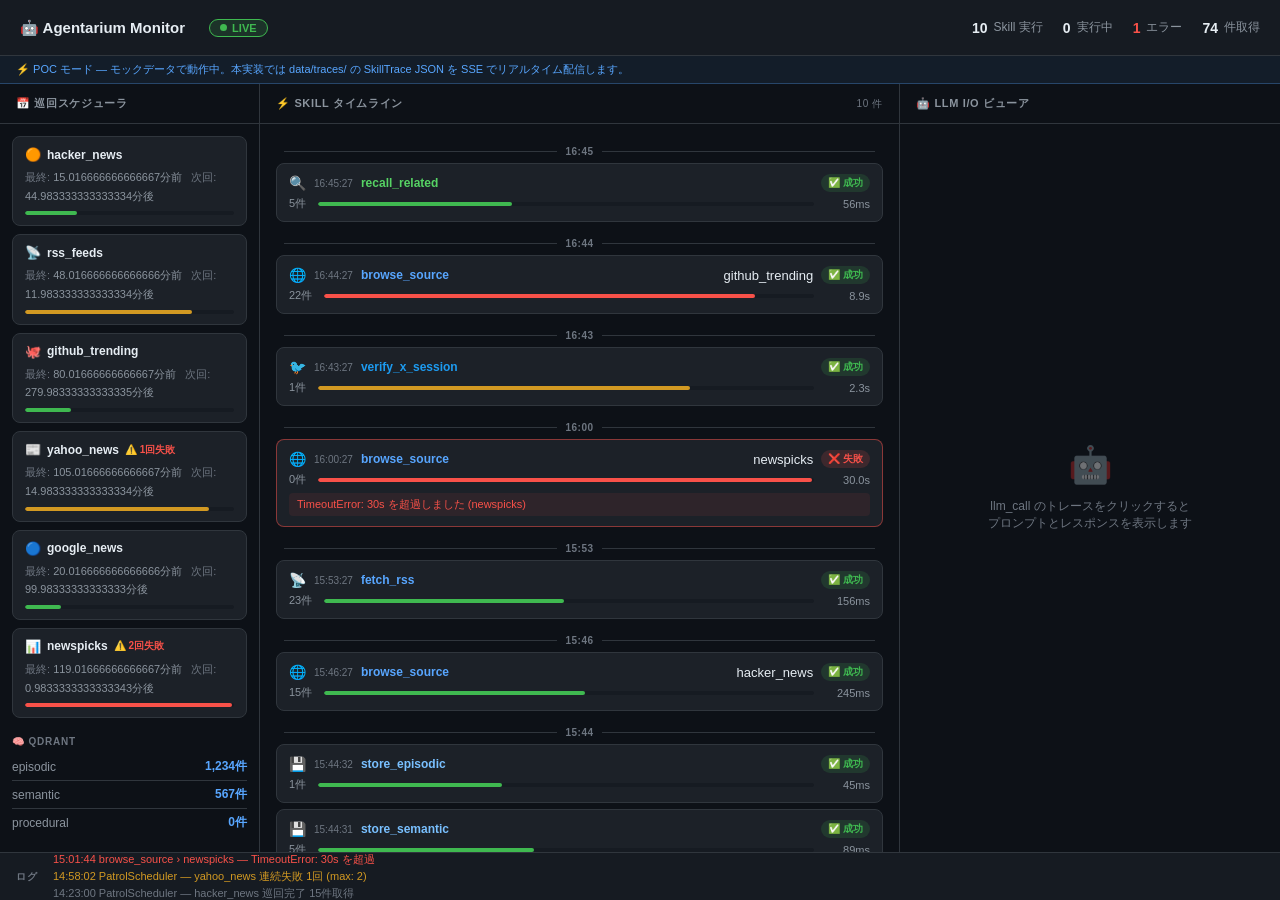
<file: dashboard/poc/monitor.html>
<!DOCTYPE html>
<html lang="ja">
<head>
<meta charset="UTF-8">
<meta name="viewport" content="width=device-width, initial-scale=1.0">
<title>Agentarium Monitor</title>
<style>
  :root {
    --bg-base:    #0d1117;
    --bg-panel:   #161b22;
    --bg-item:    #1c2128;
    --bg-hover:   #21262d;
    --border:     #30363d;
    --text-primary:   #e6edf3;
    --text-secondary: #8b949e;
    --text-muted:     #6e7681;
    --green:  #3fb950;
    --red:    #f85149;
    --amber:  #d29922;
    --blue:   #58a6ff;
    --purple: #bc8cff;
    --orange: #ffa657;
    --teal:   #39d353;
    --header-h: 56px;
    --footer-h: 48px;
    --left-w:  260px;
    --right-w: 380px;
  }

  * { box-sizing: border-box; margin: 0; padding: 0; }

  body {
    font-family: -apple-system, BlinkMacSystemFont, "Segoe UI", "Noto Sans JP",
                 Helvetica, Arial, sans-serif;
    background: var(--bg-base);
    color: var(--text-primary);
    font-size: 13px;
    height: 100vh;
    display: flex;
    flex-direction: column;
    overflow: hidden;
  }

  /* ──────────────── ヘッダー ──────────────── */
  header {
    height: var(--header-h);
    background: var(--bg-panel);
    border-bottom: 1px solid var(--border);
    display: flex;
    align-items: center;
    padding: 0 20px;
    gap: 24px;
    flex-shrink: 0;
  }

  header .logo {
    display: flex;
    align-items: center;
    gap: 8px;
    font-size: 15px;
    font-weight: 600;
    color: var(--text-primary);
  }

  .live-badge {
    display: flex;
    align-items: center;
    gap: 5px;
    background: rgba(63, 185, 80, 0.15);
    border: 1px solid var(--green);
    color: var(--green);
    padding: 2px 10px;
    border-radius: 12px;
    font-size: 11px;
    font-weight: 600;
  }

  .live-dot {
    width: 7px; height: 7px;
    border-radius: 50%;
    background: var(--green);
    animation: blink 1.4s ease-in-out infinite;
  }

  @keyframes blink {
    0%, 100% { opacity: 1; }
    50%       { opacity: 0.3; }
  }

  .header-stats {
    display: flex;
    gap: 20px;
    margin-left: auto;
  }

  .stat-item {
    display: flex;
    align-items: center;
    gap: 6px;
    color: var(--text-secondary);
    font-size: 12px;
  }

  .stat-item strong {
    color: var(--text-primary);
    font-size: 14px;
  }

  .stat-item.error strong { color: var(--red); }

  /* ──────────────── メインレイアウト ──────────────── */
  .main {
    flex: 1;
    display: grid;
    grid-template-columns: var(--left-w) 1fr var(--right-w);
    overflow: hidden;
  }

  /* ──────────────── パネル共通 ──────────────── */
  .panel {
    border-right: 1px solid var(--border);
    display: flex;
    flex-direction: column;
    overflow: hidden;
  }

  .panel:last-child { border-right: none; }

  .panel-header {
    padding: 12px 16px;
    border-bottom: 1px solid var(--border);
    font-size: 11px;
    font-weight: 600;
    color: var(--text-secondary);
    text-transform: uppercase;
    letter-spacing: 0.06em;
    display: flex;
    align-items: center;
    gap: 7px;
    flex-shrink: 0;
  }

  .panel-body {
    flex: 1;
    overflow-y: auto;
    padding: 12px;
  }

  .panel-body::-webkit-scrollbar { width: 4px; }
  .panel-body::-webkit-scrollbar-track { background: transparent; }
  .panel-body::-webkit-scrollbar-thumb { background: var(--border); border-radius: 2px; }

  /* ──────────────── 左パネル: スケジューラ ──────────────── */
  .source-card {
    background: var(--bg-item);
    border: 1px solid var(--border);
    border-radius: 8px;
    padding: 10px 12px;
    margin-bottom: 8px;
  }

  .source-card:last-of-type { margin-bottom: 0; }

  .source-name {
    font-weight: 600;
    font-size: 12px;
    color: var(--text-primary);
    display: flex;
    align-items: center;
    gap: 6px;
    margin-bottom: 6px;
  }

  .source-name .icon { font-size: 13px; }

  .source-meta {
    font-size: 11px;
    color: var(--text-muted);
    line-height: 1.7;
  }

  .source-meta .time { color: var(--text-secondary); }

  .progress-bar-wrap {
    margin-top: 6px;
    background: var(--bg-panel);
    border-radius: 3px;
    height: 4px;
    overflow: hidden;
  }

  .progress-bar {
    height: 100%;
    border-radius: 3px;
    transition: width 1s linear;
  }

  .progress-bar.ok     { background: var(--green); }
  .progress-bar.warn   { background: var(--amber); }
  .progress-bar.danger { background: var(--red); }

  .section-title {
    font-size: 10px;
    font-weight: 600;
    color: var(--text-muted);
    text-transform: uppercase;
    letter-spacing: 0.08em;
    padding: 10px 0 6px;
  }

  .qdrant-row {
    display: flex;
    justify-content: space-between;
    align-items: center;
    padding: 5px 0;
    border-bottom: 1px solid var(--border);
    font-size: 12px;
  }

  .qdrant-row:last-child { border-bottom: none; }

  .qdrant-count {
    font-weight: 600;
    color: var(--blue);
  }

  /* ──────────────── 中央パネル: タイムライン ──────────────── */
  .timeline { padding: 0 4px; }

  .time-group-label {
    display: flex;
    align-items: center;
    gap: 8px;
    padding: 10px 8px 6px;
    font-size: 10px;
    font-weight: 600;
    color: var(--text-muted);
    letter-spacing: 0.05em;
  }

  .time-group-label::before,
  .time-group-label::after {
    content: '';
    flex: 1;
    height: 1px;
    background: var(--border);
  }

  .trace-item {
    background: var(--bg-item);
    border: 1px solid var(--border);
    border-radius: 8px;
    padding: 10px 12px;
    margin-bottom: 6px;
    cursor: pointer;
    transition: border-color 0.15s, background 0.15s;
    position: relative;
    overflow: hidden;
  }

  .trace-item:hover {
    background: var(--bg-hover);
    border-color: #484f58;
  }

  .trace-item.selected {
    border-color: var(--blue);
    background: rgba(88, 166, 255, 0.06);
  }

  .trace-item.running {
    border-color: var(--amber);
    background: rgba(210, 153, 34, 0.05);
  }

  .trace-item.running::after {
    content: '';
    position: absolute;
    top: 0; left: -100%;
    width: 60%;
    height: 2px;
    background: linear-gradient(90deg, transparent, var(--amber), transparent);
    animation: scan 1.6s linear infinite;
  }

  @keyframes scan {
    0%   { left: -60%; }
    100% { left: 110%; }
  }

  .trace-item.failure { border-color: rgba(248, 81, 73, 0.5); }

  .trace-header {
    display: flex;
    align-items: center;
    gap: 8px;
    margin-bottom: 4px;
  }

  .trace-time {
    font-size: 10px;
    color: var(--text-muted);
    font-variant-numeric: tabular-nums;
    flex-shrink: 0;
  }

  .trace-skill {
    font-weight: 600;
    font-size: 12px;
    flex: 1;
  }

  .status-badge {
    font-size: 10px;
    font-weight: 600;
    padding: 2px 7px;
    border-radius: 10px;
    flex-shrink: 0;
  }

  .status-badge.success { background: rgba(63,185,80,.15); color: var(--green); }
  .status-badge.failure { background: rgba(248,81,73,.15);  color: var(--red); }
  .status-badge.running { background: rgba(210,153,34,.15); color: var(--amber); }
  .status-badge.pending { background: rgba(110,118,129,.15); color: var(--text-muted); }

  .trace-detail {
    display: flex;
    align-items: center;
    gap: 12px;
    font-size: 11px;
    color: var(--text-secondary);
  }

  .trace-detail .adapter-tag {
    background: var(--bg-panel);
    border: 1px solid var(--border);
    padding: 1px 7px;
    border-radius: 10px;
    font-size: 10px;
  }

  .dur-bar-wrap {
    flex: 1;
    background: var(--bg-panel);
    border-radius: 3px;
    height: 4px;
    overflow: hidden;
  }

  .dur-bar {
    height: 100%;
    border-radius: 3px;
  }

  .dur-bar.fast   { background: var(--green); }
  .dur-bar.medium { background: var(--amber); }
  .dur-bar.slow   { background: var(--red); }

  .dur-text {
    font-size: 11px;
    font-variant-numeric: tabular-nums;
    color: var(--text-secondary);
    flex-shrink: 0;
    min-width: 44px;
    text-align: right;
  }

  /* ──────────────── 右パネル: LLM I/O ──────────────── */
  .llm-meta {
    display: grid;
    grid-template-columns: 1fr 1fr;
    gap: 8px;
    margin-bottom: 12px;
  }

  .llm-meta-item {
    background: var(--bg-item);
    border: 1px solid var(--border);
    border-radius: 6px;
    padding: 8px 10px;
  }

  .llm-meta-label {
    font-size: 10px;
    color: var(--text-muted);
    text-transform: uppercase;
    letter-spacing: 0.05em;
    margin-bottom: 3px;
  }

  .llm-meta-value {
    font-size: 13px;
    font-weight: 600;
    color: var(--text-primary);
  }

  .llm-meta-value.purple { color: var(--purple); }
  .llm-meta-value.blue   { color: var(--blue); }
  .llm-meta-value.green  { color: var(--green); }

  .io-section { margin-bottom: 12px; }

  .io-label {
    display: flex;
    justify-content: space-between;
    align-items: center;
    font-size: 10px;
    font-weight: 600;
    color: var(--text-muted);
    text-transform: uppercase;
    letter-spacing: 0.06em;
    margin-bottom: 6px;
  }

  .copy-btn {
    background: none;
    border: 1px solid var(--border);
    color: var(--text-secondary);
    padding: 2px 8px;
    border-radius: 4px;
    cursor: pointer;
    font-size: 10px;
    transition: border-color .15s, color .15s;
  }
  .copy-btn:hover { border-color: var(--blue); color: var(--blue); }

  .io-box {
    background: var(--bg-item);
    border: 1px solid var(--border);
    border-radius: 6px;
    padding: 10px 12px;
    font-family: "SFMono-Regular", Consolas, "Liberation Mono", Menlo, monospace;
    font-size: 11px;
    line-height: 1.6;
    color: var(--text-secondary);
    white-space: pre-wrap;
    word-break: break-all;
    max-height: 180px;
    overflow-y: auto;
  }

  .io-box .kw   { color: var(--blue); }
  .io-box .str  { color: var(--green); }
  .io-box .num  { color: var(--orange); }
  .io-box .key  { color: var(--purple); }

  .no-selection {
    display: flex;
    flex-direction: column;
    align-items: center;
    justify-content: center;
    height: 100%;
    gap: 12px;
    color: var(--text-muted);
    font-size: 12px;
    text-align: center;
  }

  .no-selection .icon { font-size: 36px; opacity: .4; }

  /* ──────────────── フッター ──────────────── */
  footer {
    height: var(--footer-h);
    background: var(--bg-panel);
    border-top: 1px solid var(--border);
    display: flex;
    align-items: center;
    padding: 0 16px;
    gap: 16px;
    flex-shrink: 0;
    overflow: hidden;
  }

  .footer-label {
    font-size: 10px;
    font-weight: 600;
    color: var(--text-muted);
    text-transform: uppercase;
    letter-spacing: .05em;
    flex-shrink: 0;
  }

  .footer-logs {
    flex: 1;
    display: flex;
    flex-direction: column;
    gap: 2px;
    overflow: hidden;
  }

  .log-line {
    font-size: 11px;
    white-space: nowrap;
    overflow: hidden;
    text-overflow: ellipsis;
  }

  .log-line.error { color: var(--red); }
  .log-line.warn  { color: var(--amber); }
  .log-line.info  { color: var(--text-muted); }

  /* ──────────────── スクロールアニメ ──────────────── */
  .trace-item {
    animation: fadeIn .3s ease;
  }

  @keyframes fadeIn {
    from { opacity: 0; transform: translateY(-6px); }
    to   { opacity: 1; transform: translateY(0); }
  }

  /* ──────────────── POC バナー ──────────────── */
  .poc-banner {
    background: rgba(88, 166, 255, 0.08);
    border-bottom: 1px solid rgba(88, 166, 255, 0.3);
    padding: 6px 16px;
    font-size: 11px;
    color: var(--blue);
    display: flex;
    align-items: center;
    gap: 8px;
    flex-shrink: 0;
  }
</style>
</head>
<body>

<!-- ヘッダー -->
<header>
  <div class="logo">🤖 Agentarium Monitor</div>
  <div class="live-badge"><span class="live-dot"></span> LIVE</div>
  <div class="header-stats">
    <div class="stat-item"><strong id="stat-total">0</strong> Skill 実行</div>
    <div class="stat-item"><strong id="stat-running">0</strong> 実行中</div>
    <div class="stat-item error"><strong id="stat-errors">0</strong> エラー</div>
    <div class="stat-item"><strong id="stat-items">0</strong> 件取得</div>
  </div>
</header>

<!-- POC バナー -->
<div class="poc-banner">
  ⚡ POC モード — モックデータで動作中。本実装では data/traces/ の SkillTrace JSON を SSE でリアルタイム配信します。
</div>

<!-- メイン -->
<div class="main">

  <!-- 左パネル: スケジューラ状態 -->
  <div class="panel">
    <div class="panel-header">📅 巡回スケジューラ</div>
    <div class="panel-body" id="scheduler-panel">
      <!-- JS で描画 -->
    </div>
  </div>

  <!-- 中央パネル: Skill タイムライン -->
  <div class="panel">
    <div class="panel-header">⚡ Skill タイムライン
      <span style="margin-left:auto;font-size:10px;font-weight:400;color:var(--text-muted)" id="trace-count">0 件</span>
    </div>
    <div class="panel-body">
      <div class="timeline" id="timeline">
        <!-- JS で描画 -->
      </div>
    </div>
  </div>

  <!-- 右パネル: LLM I/O -->
  <div class="panel">
    <div class="panel-header">🤖 LLM I/O ビューア</div>
    <div class="panel-body" id="llm-panel">
      <div class="no-selection">
        <div class="icon">🤖</div>
        <div>llm_call のトレースをクリックすると<br>プロンプトとレスポンスを表示します</div>
      </div>
    </div>
  </div>

</div>

<!-- フッター: エラーログ -->
<footer>
  <div class="footer-label">ログ</div>
  <div class="footer-logs" id="footer-logs">
    <div class="log-line info">起動中...</div>
  </div>
</footer>

<script>
// ──────────────────────────────────────────────────
// モックデータ（実際の SkillTrace JSON フォーマットに準拠）
// ──────────────────────────────────────────────────

const SKILL_META = {
  browse_source:    { icon: '🌐', color: '#58a6ff' },
  fetch_rss:        { icon: '📡', color: '#58a6ff' },
  llm_call:         { icon: '🤖', color: '#bc8cff' },
  parse_llm_output: { icon: '⚙️', color: '#8b949e' },
  store_episodic:   { icon: '💾', color: '#79c0ff' },
  store_semantic:   { icon: '💾', color: '#79c0ff' },
  recall_related:   { icon: '🔍', color: '#56d364' },
  resolve_prompt:   { icon: '⚙️', color: '#8b949e' },
  human_behavior:   { icon: '🖱', color: '#ffa657' },
  verify_x_session: { icon: '🐦', color: '#1d9bf0' },
};

const MOCK_SCHEDULER = [
  { source_id: 'hacker_news',    icon: '🟠', interval_min: 60,  last_run_min_ago: 15, failures: 0 },
  { source_id: 'rss_feeds',      icon: '📡', interval_min: 60,  last_run_min_ago: 48, failures: 0 },
  { source_id: 'github_trending',icon: '🐙', interval_min: 360, last_run_min_ago: 80, failures: 0 },
  { source_id: 'yahoo_news',     icon: '📰', interval_min: 120, last_run_min_ago: 105, failures: 1 },
  { source_id: 'google_news',    icon: '🔵', interval_min: 120, last_run_min_ago: 20, failures: 0 },
  { source_id: 'newspicks',      icon: '📊', interval_min: 120, last_run_min_ago: 119, failures: 2 },
];

const MOCK_QDRANT = [
  { name: 'episodic',   count: 1234 },
  { name: 'semantic',   count: 567  },
  { name: 'procedural', count: 0    },
];

// 初期トレース（時系列: 新しい順）
const MOCK_TRACES_INIT = [
  {
    trace_id: 'tr-001', skill_name: 'browse_source',
    status: 'success', started_at: rel(-5),
    duration_ms: 245, result_count: 15,
    input_params: { source_id: 'hacker_news', limit: 20 },
    extra: { adapter: 'hacker_news' },
  },
  {
    trace_id: 'tr-002', skill_name: 'llm_call',
    status: 'success', started_at: rel(-4, 58),
    duration_ms: 1240, result_count: 1,
    input_params: { model: 'qwen3.5-35b-a3b', prompt_key: 'filter_relevance' },
    extra: {
      model: 'qwen3.5-35b-a3b',
      prompt_tokens: 412, completion_tokens: 89,
      tokens_per_second: 38.2,
      prompt_text: 'System: あなたは情報フィルタリングの専門家です。以下のニュース記事を分析し、AIエージェント・機械学習・技術トレンドに関連する記事を選別してください。\n\nUser: [\n  {"title": "LLM-based autonomous agents survey", "url": "..."},\n  {"title": "New Rust async runtime released", "url": "..."},\n  {"title": "Claude 3.7 benchmark results", "url": "..."},\n  ...(15件)\n]',
      response_text: '{\n  "relevant": [0, 2, 4, 7, 11],\n  "scores": [0.95, 0.91, 0.87, 0.76, 0.72],\n  "reason": "AI Agentおよびモデル評価に直接関連する記事を選別。Rustランタイムは技術系だが本Agentの関心領域外のため除外。"\n}',
    },
  },
  {
    trace_id: 'tr-003', skill_name: 'parse_llm_output',
    status: 'success', started_at: rel(-4, 57),
    duration_ms: 3, result_count: 1,
    input_params: { strategy: 'direct_json' },
    extra: { strategy_used: 'direct_json' },
  },
  {
    trace_id: 'tr-004', skill_name: 'store_semantic',
    status: 'success', started_at: rel(-4, 56),
    duration_ms: 89, result_count: 5,
    input_params: { collection: 'semantic' },
    extra: { points_upserted: 5 },
  },
  {
    trace_id: 'tr-005', skill_name: 'store_episodic',
    status: 'success', started_at: rel(-4, 55),
    duration_ms: 45, result_count: 1,
    input_params: { collection: 'episodic' },
    extra: { action: 'browse_source', source: 'hacker_news' },
  },
  {
    trace_id: 'tr-006', skill_name: 'fetch_rss',
    status: 'success', started_at: rel(-12),
    duration_ms: 156, result_count: 23,
    input_params: { feed_url: 'https://hnrss.org/frontpage' },
    extra: { feed: 'hnrss' },
  },
  {
    trace_id: 'tr-007', skill_name: 'browse_source',
    status: 'failure', started_at: rel(-19),
    duration_ms: 30012, result_count: 0,
    input_params: { source_id: 'newspicks', limit: 10 },
    extra: { adapter: 'newspicks', error_type: 'timeout' },
    error: 'TimeoutError: 30s を超過しました (newspicks)',
  },
  {
    trace_id: 'tr-008', skill_name: 'verify_x_session',
    status: 'success', started_at: rel(-62),
    duration_ms: 2340, result_count: 1,
    input_params: { cookies_file: '/app/data/browser-profile/agent1/state.json' },
    extra: { valid: true, status: 'ok' },
  },
  {
    trace_id: 'tr-009', skill_name: 'browse_source',
    status: 'success', started_at: rel(-63),
    duration_ms: 8920, result_count: 22,
    input_params: { source_id: 'github_trending', limit: 25 },
    extra: { adapter: 'github_trending' },
  },
  {
    trace_id: 'tr-010', skill_name: 'recall_related',
    status: 'success', started_at: rel(-64),
    duration_ms: 56, result_count: 5,
    input_params: { query: '機械学習フレームワーク 2026', limit: 5 },
    extra: { collection: 'semantic' },
  },
];

// ──────────────────────────────────────────────────
// ユーティリティ
// ──────────────────────────────────────────────────

function rel(minAgo = 0, secOffset = 0) {
  const d = new Date(Date.now() - minAgo * 60000 - secOffset * 1000);
  return d.toISOString();
}

function formatTime(iso) {
  const d = new Date(iso);
  return d.toLocaleTimeString('ja-JP', { hour: '2-digit', minute: '2-digit', second: '2-digit' });
}

function formatDuration(ms) {
  if (!ms) return '—';
  if (ms < 1000) return `${ms}ms`;
  return `${(ms / 1000).toFixed(1)}s`;
}

function durBarClass(ms) {
  if (!ms) return 'fast';
  if (ms < 1000) return 'fast';
  if (ms < 5000) return 'medium';
  return 'slow';
}

function durBarWidth(ms) {
  if (!ms) return 5;
  return Math.min(100, Math.log10(ms + 1) / Math.log10(31000) * 100);
}

function esc(str) {
  return String(str)
    .replace(/&/g,'&amp;')
    .replace(/</g,'&lt;')
    .replace(/>/g,'&gt;');
}

function syntaxJSON(raw) {
  // 簡易シンタックスハイライト
  return esc(raw)
    .replace(/"([^"]+)":/g, '<span class="key">"$1"</span>:')
    .replace(/: "([^"]+)"/g, ': <span class="str">"$1"</span>')
    .replace(/: (\d+\.?\d*)/g, ': <span class="num">$1</span>')
    .replace(/: (true|false|null)/g, ': <span class="kw">$1</span>');
}

// ──────────────────────────────────────────────────
// 状態
// ──────────────────────────────────────────────────

let traces = [...MOCK_TRACES_INIT];
let selectedTraceId = null;
let totalItems = traces.reduce((s, t) => s + (t.result_count || 0), 0);
let errorCount  = traces.filter(t => t.status === 'failure').length;

// ──────────────────────────────────────────────────
// 左パネル描画
// ──────────────────────────────────────────────────

function renderScheduler() {
  const now = Date.now();
  let html = '';

  for (const src of MOCK_SCHEDULER) {
    const elapsed = src.last_run_min_ago;
    const pct = Math.min(100, Math.round(elapsed / src.interval_min * 100));
    const remaining = src.interval_min - elapsed;
    const barClass = pct >= 90 ? 'danger' : pct >= 70 ? 'warn' : 'ok';

    const nextLabel = remaining <= 0
      ? '<span style="color:var(--amber)">まもなく</span>'
      : `<span class="time">${remaining}分後</span>`;

    const failBadge = src.failures > 0
      ? ` <span style="color:var(--red);font-size:10px">⚠️ ${src.failures}回失敗</span>`
      : '';

    html += `
      <div class="source-card">
        <div class="source-name">
          <span class="icon">${src.icon}</span>
          ${src.source_id}${failBadge}
        </div>
        <div class="source-meta">
          最終: <span class="time">${src.last_run_min_ago}分前</span>
          &nbsp;&nbsp;次回: ${nextLabel}
        </div>
        <div class="progress-bar-wrap">
          <div class="progress-bar ${barClass}" style="width:${pct}%"></div>
        </div>
      </div>`;
  }

  // Qdrant
  html += '<div class="section-title">🧠 Qdrant</div>';
  for (const col of MOCK_QDRANT) {
    html += `
      <div class="qdrant-row">
        <span style="color:var(--text-secondary)">${col.name}</span>
        <span class="qdrant-count">${col.count.toLocaleString()}件</span>
      </div>`;
  }

  document.getElementById('scheduler-panel').innerHTML = html;
}

// ──────────────────────────────────────────────────
// タイムライン描画
// ──────────────────────────────────────────────────

function renderTimeline() {
  const container = document.getElementById('timeline');
  const sorted = [...traces].sort((a, b) =>
    new Date(b.started_at) - new Date(a.started_at)
  );

  let html = '';
  let lastMinute = null;

  for (const t of sorted) {
    const d = new Date(t.started_at);
    const minute = `${d.getHours().toString().padStart(2,'0')}:${d.getMinutes().toString().padStart(2,'0')}`;

    if (minute !== lastMinute) {
      html += `<div class="time-group-label">${minute}</div>`;
      lastMinute = minute;
    }

    const meta = SKILL_META[t.skill_name] || { icon: '⚡', color: '#8b949e' };
    const isSelected = t.trace_id === selectedTraceId;
    const isLlm = t.skill_name === 'llm_call';
    const adapter = t.extra?.adapter || '';

    const barW = durBarWidth(t.duration_ms);
    const barC = durBarClass(t.duration_ms);

    html += `
      <div class="trace-item ${t.status} ${isSelected ? 'selected' : ''}"
           onclick="selectTrace('${t.trace_id}')"
           data-id="${t.trace_id}">
        <div class="trace-header">
          <span style="font-size:14px">${meta.icon}</span>
          <span class="trace-time">${formatTime(t.started_at)}</span>
          <span class="trace-skill" style="color:${meta.color}">${t.skill_name}</span>
          ${adapter ? `<span class="adapter-tag">${adapter}</span>` : ''}
          <span class="status-badge ${t.status}">${
            t.status === 'success' ? '✅ 成功' :
            t.status === 'failure' ? '❌ 失敗' :
            t.status === 'running' ? '🔄 実行中' : '⏳ 待機'
          }</span>
        </div>
        <div class="trace-detail">
          ${t.result_count != null ? `<span>${t.result_count}件</span>` : ''}
          <div class="dur-bar-wrap">
            <div class="dur-bar ${barC}" style="width:${barW}%"></div>
          </div>
          <span class="dur-text">${formatDuration(t.duration_ms)}</span>
          ${isLlm ? '<span style="color:var(--purple);font-size:10px">👆 クリックで I/O 確認</span>' : ''}
        </div>
        ${t.error ? `<div style="margin-top:6px;font-size:11px;color:var(--red);background:rgba(248,81,73,.08);padding:4px 8px;border-radius:4px">${esc(t.error)}</div>` : ''}
      </div>`;
  }

  container.innerHTML = html;
  document.getElementById('trace-count').textContent = `${traces.length} 件`;
}

// ──────────────────────────────────────────────────
// LLM I/O パネル
// ──────────────────────────────────────────────────

function selectTrace(traceId) {
  selectedTraceId = traceId;
  const t = traces.find(x => x.trace_id === traceId);

  // タイムライン選択状態更新
  document.querySelectorAll('.trace-item').forEach(el => {
    el.classList.toggle('selected', el.dataset.id === traceId);
  });

  if (!t || t.skill_name !== 'llm_call' || !t.extra?.prompt_text) {
    document.getElementById('llm-panel').innerHTML = `
      <div class="no-selection">
        <div class="icon">${t ? SKILL_META[t.skill_name]?.icon || '⚡' : '🤖'}</div>
        <div>${t ? `<strong>${t.skill_name}</strong><br>LLM I/O はありません` : 'トレースを選択してください'}</div>
      </div>`;
    return;
  }

  const ex = t.extra;
  document.getElementById('llm-panel').innerHTML = `
    <div class="llm-meta">
      <div class="llm-meta-item">
        <div class="llm-meta-label">モデル</div>
        <div class="llm-meta-value purple" style="font-size:11px">${esc(ex.model || '—')}</div>
      </div>
      <div class="llm-meta-item">
        <div class="llm-meta-label">速度</div>
        <div class="llm-meta-value green">${ex.tokens_per_second?.toFixed(1) || '—'} tok/s</div>
      </div>
      <div class="llm-meta-item">
        <div class="llm-meta-label">プロンプト</div>
        <div class="llm-meta-value blue">${ex.prompt_tokens || '—'} tokens</div>
      </div>
      <div class="llm-meta-item">
        <div class="llm-meta-label">レスポンス</div>
        <div class="llm-meta-value blue">${ex.completion_tokens || '—'} tokens</div>
      </div>
    </div>

    <div class="io-section">
      <div class="io-label">
        INPUT (プロンプト)
        <button class="copy-btn" onclick="copyText(\`${(ex.prompt_text||'').replace(/`/g,'\\`')}\`)">コピー</button>
      </div>
      <div class="io-box">${esc(ex.prompt_text || '')}</div>
    </div>

    <div class="io-section">
      <div class="io-label">
        OUTPUT (レスポンス)
        <button class="copy-btn" onclick="copyText(\`${(ex.response_text||'').replace(/`/g,'\\`')}\`)">コピー</button>
      </div>
      <div class="io-box">${syntaxJSON(ex.response_text || '')}</div>
    </div>

    <div style="font-size:10px;color:var(--text-muted);margin-top:4px">
      trace_id: ${t.trace_id} &nbsp;|&nbsp; ${formatTime(t.started_at)} &nbsp;|&nbsp; ${formatDuration(t.duration_ms)}
    </div>`;
}

function copyText(text) {
  navigator.clipboard.writeText(text).catch(() => {});
}

// ──────────────────────────────────────────────────
// フッターログ
// ──────────────────────────────────────────────────

const MOCK_LOGS = [
  { level: 'error', msg: '15:01:44  browse_source › newspicks — TimeoutError: 30s を超過' },
  { level: 'warn',  msg: '14:58:02  PatrolScheduler — yahoo_news 連続失敗 1回 (max: 2)' },
  { level: 'info',  msg: '14:23:00  PatrolScheduler — hacker_news 巡回完了 15件取得' },
];

function renderFooter() {
  const container = document.getElementById('footer-logs');
  container.innerHTML = MOCK_LOGS
    .map(l => `<div class="log-line ${l.level}">${esc(l.msg)}</div>`)
    .join('');
}

// ──────────────────────────────────────────────────
// ヘッダー統計
// ──────────────────────────────────────────────────

function updateStats() {
  const running = traces.filter(t => t.status === 'running').length;
  errorCount = traces.filter(t => t.status === 'failure').length;

  document.getElementById('stat-total').textContent   = traces.length;
  document.getElementById('stat-running').textContent  = running;
  document.getElementById('stat-errors').textContent   = errorCount;
  document.getElementById('stat-items').textContent    =
    traces.reduce((s, t) => s + (t.result_count || 0), 0).toLocaleString();
}

// ──────────────────────────────────────────────────
// シミュレーション: 新規トレースを追加
// ──────────────────────────────────────────────────

const SIM_QUEUE = [
  { delay: 4000, trace: {
    trace_id: 'tr-sim-1', skill_name: 'llm_call', status: 'running',
    started_at: rel(0), duration_ms: null, result_count: null,
    input_params: { model: 'qwen3.5-35b-a3b', prompt_key: 'extract_knowledge' },
    extra: { model: 'qwen3.5-35b-a3b' },
  }},
  { delay: 7500, trace: {
    trace_id: 'tr-sim-1', skill_name: 'llm_call', status: 'success',
    started_at: rel(0), duration_ms: 3410, result_count: 1,
    input_params: { model: 'qwen3.5-35b-a3b', prompt_key: 'extract_knowledge' },
    extra: {
      model: 'qwen3.5-35b-a3b',
      prompt_tokens: 623, completion_tokens: 145, tokens_per_second: 42.5,
      prompt_text: 'System: あなたは知識抽出の専門家です。ニュース記事から構造化された知識を抽出してください。\n\nUser: タイトル: "LLM-based autonomous agents survey"\n内容: 2026年のLLMエージェント研究の包括的サーベイ。ReAct/Reflexion/AutoGenなど主要フレームワークの比較...',
      response_text: '{\n  "topic": "LLM Autonomous Agents",\n  "key_facts": [\n    "ReAct/Reflexion/AutoGenが主要フレームワーク",\n    "2026年時点で実用化フェーズに移行中",\n    "マルチエージェント協調が研究の主流"\n  ],\n  "confidence": 0.92,\n  "tags": ["LLM", "Agent", "Survey"]\n}',
    },
  }},
  { delay: 8000, trace: {
    trace_id: 'tr-sim-2', skill_name: 'store_semantic', status: 'running',
    started_at: rel(0), duration_ms: null, result_count: null,
    input_params: { collection: 'semantic' },
    extra: {},
  }},
  { delay: 9200, trace: {
    trace_id: 'tr-sim-2', skill_name: 'store_semantic', status: 'success',
    started_at: rel(0), duration_ms: 1200, result_count: 3,
    input_params: { collection: 'semantic' },
    extra: { points_upserted: 3 },
  }},
];

function runSimulation() {
  for (const sim of SIM_QUEUE) {
    setTimeout(() => {
      const idx = traces.findIndex(t => t.trace_id === sim.trace.trace_id);
      if (idx >= 0) {
        traces[idx] = { ...sim.trace };
      } else {
        traces.unshift({ ...sim.trace });
      }
      renderTimeline();
      updateStats();

      // 選択中トレースが更新された場合 I/O パネルも更新
      if (selectedTraceId === sim.trace.trace_id) {
        selectTrace(sim.trace.trace_id);
      }

      // ログ追加
      if (sim.trace.status === 'failure' && sim.trace.error) {
        MOCK_LOGS.unshift({ level: 'error', msg: `${formatTime(sim.trace.started_at)}  ${sim.trace.skill_name} — ${sim.trace.error}` });
        MOCK_LOGS.splice(3);
        renderFooter();
      }
    }, sim.delay);
  }

  // スケジューラのプログレスバーを毎秒更新
  setInterval(() => {
    for (const src of MOCK_SCHEDULER) {
      src.last_run_min_ago = Math.min(src.interval_min, src.last_run_min_ago + 1/60);
    }
    renderScheduler();
  }, 1000);
}

// ──────────────────────────────────────────────────
// 初期化
// ──────────────────────────────────────────────────

function init() {
  renderScheduler();
  renderTimeline();
  renderFooter();
  updateStats();
  runSimulation();
}

init();
</script>
</body>
</html>
</file>
